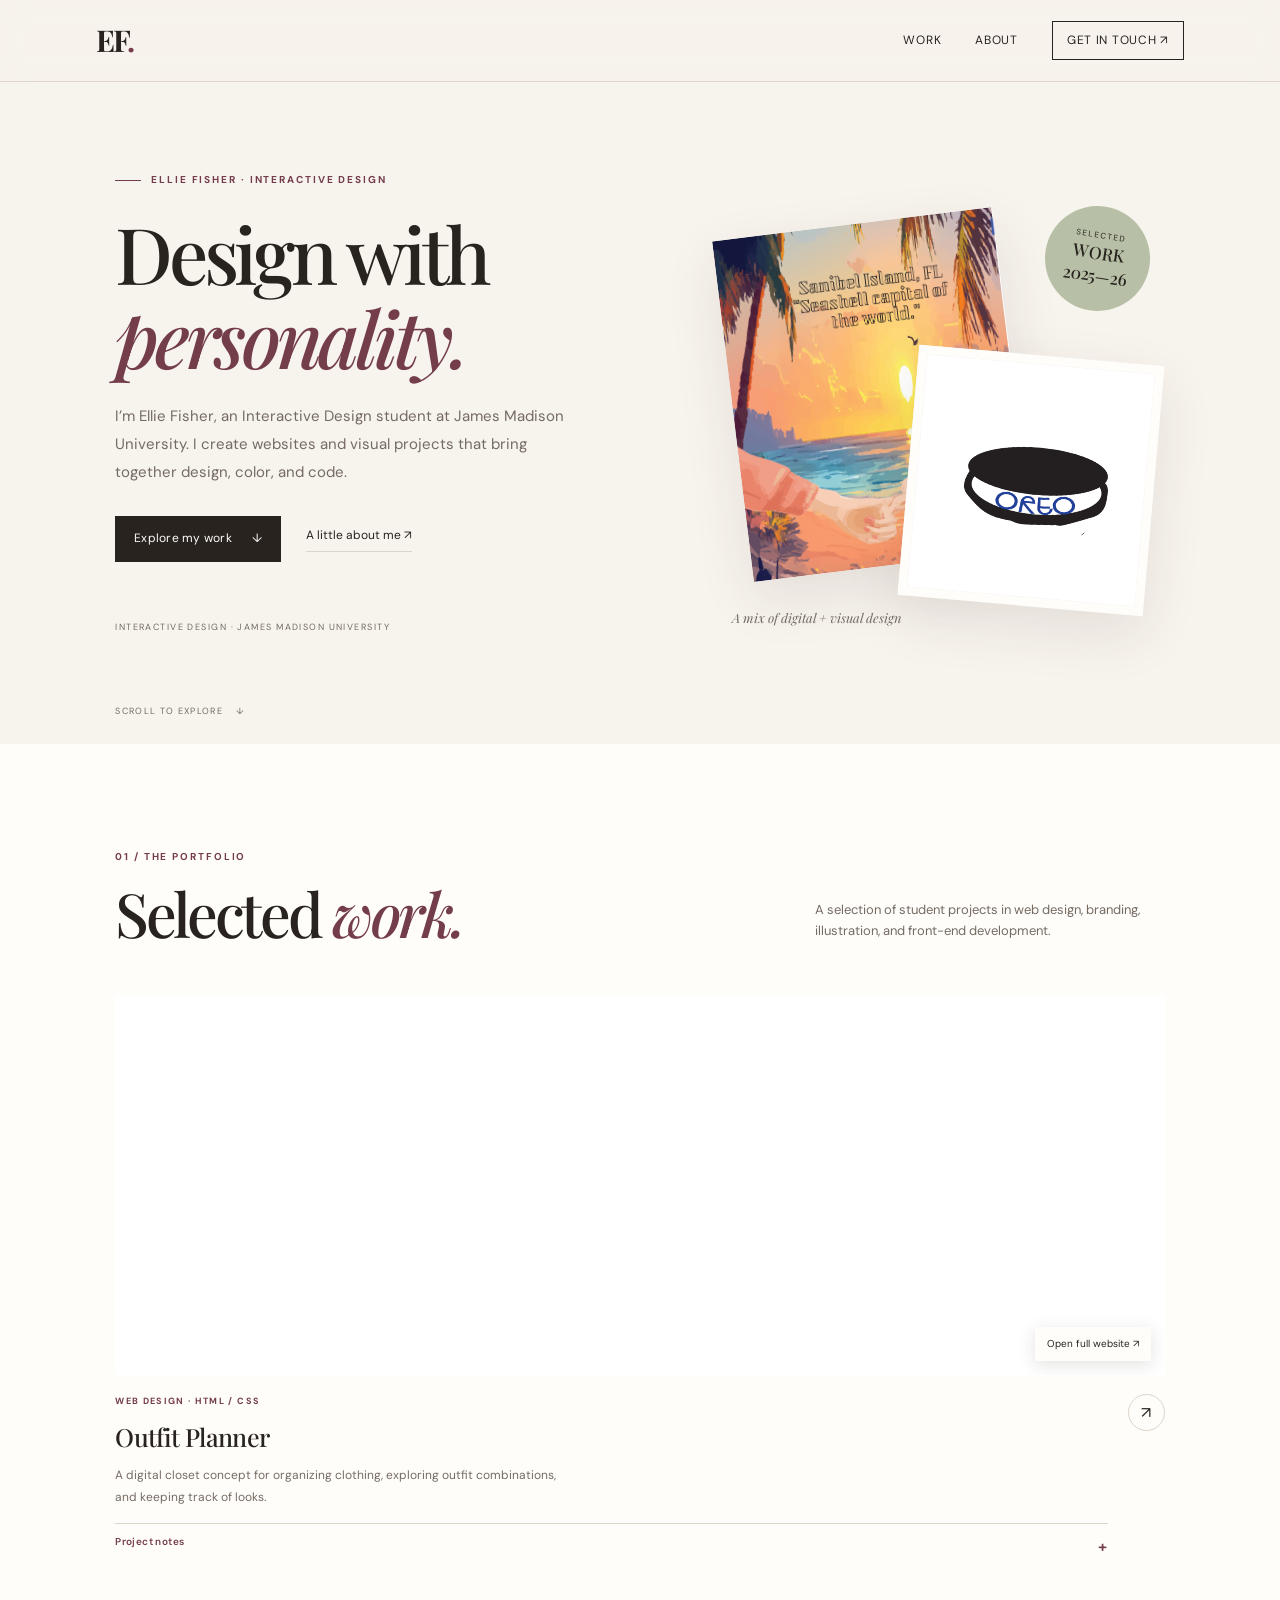
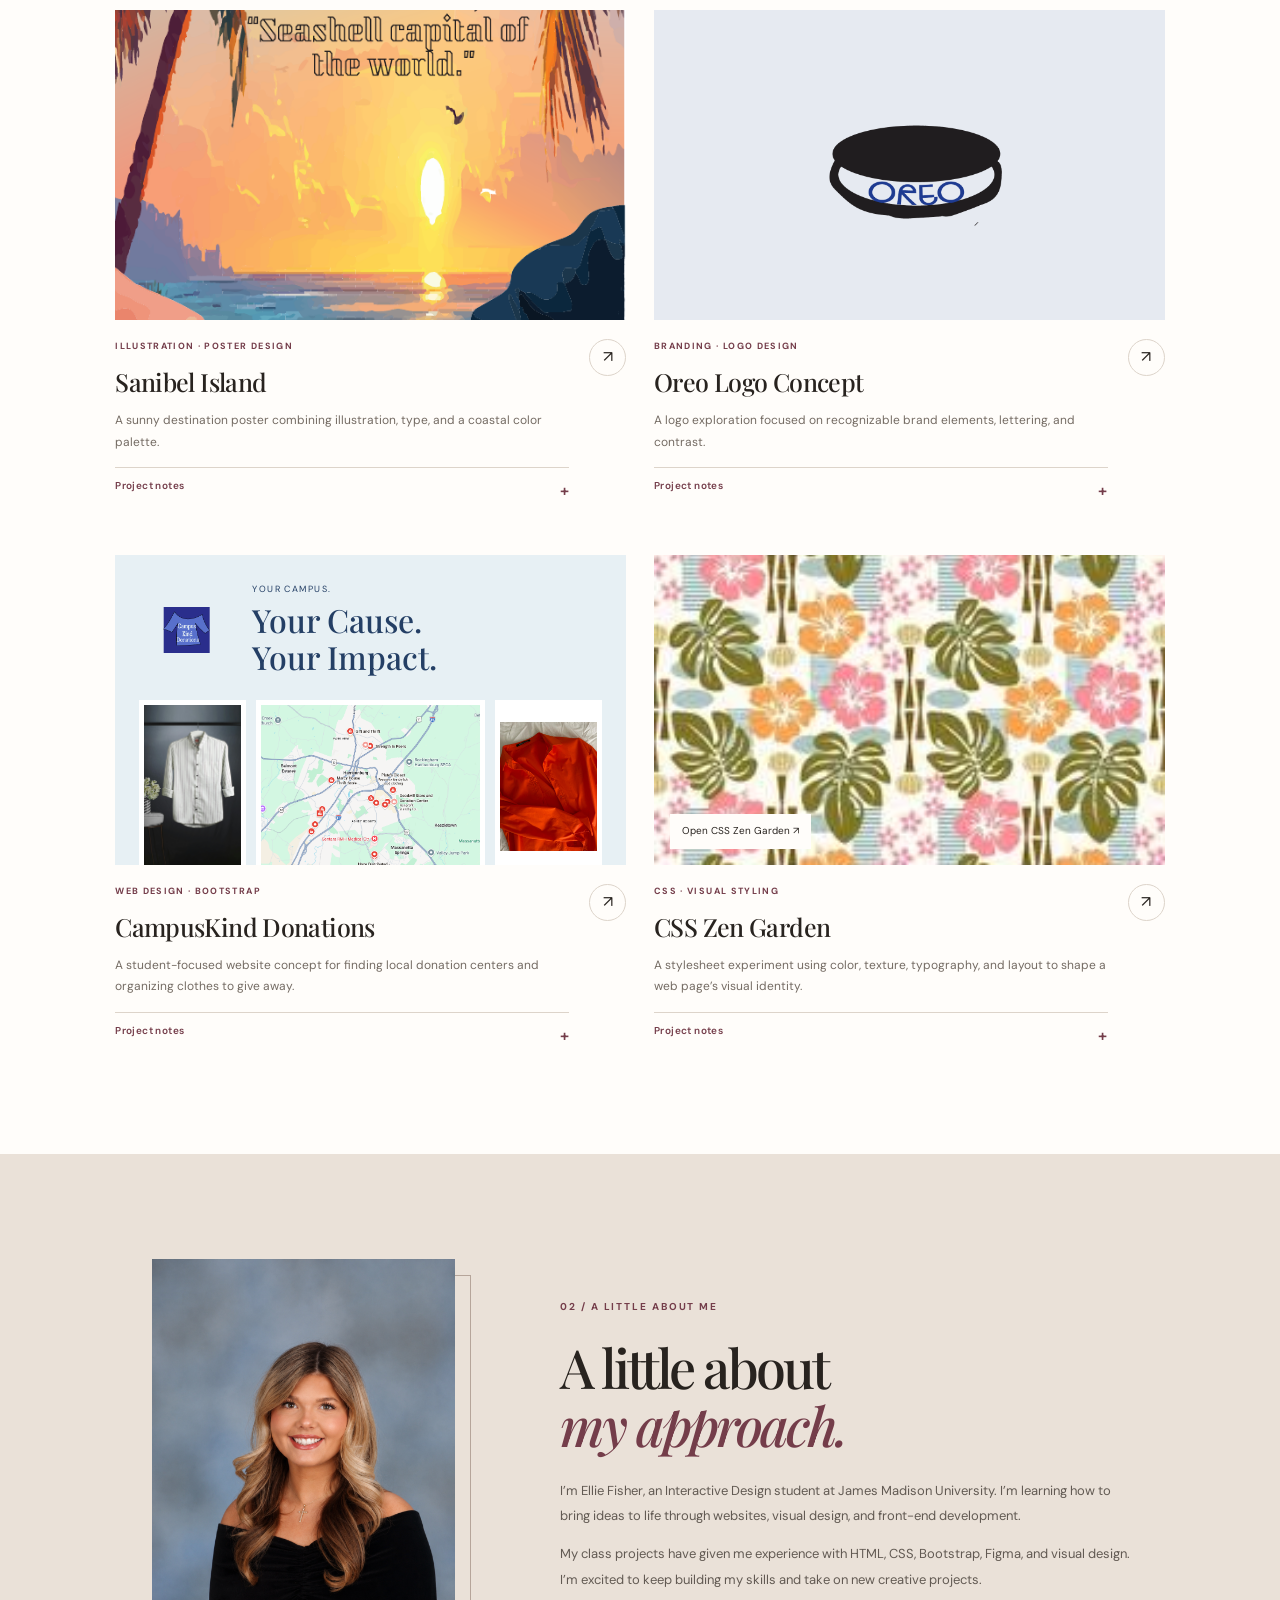
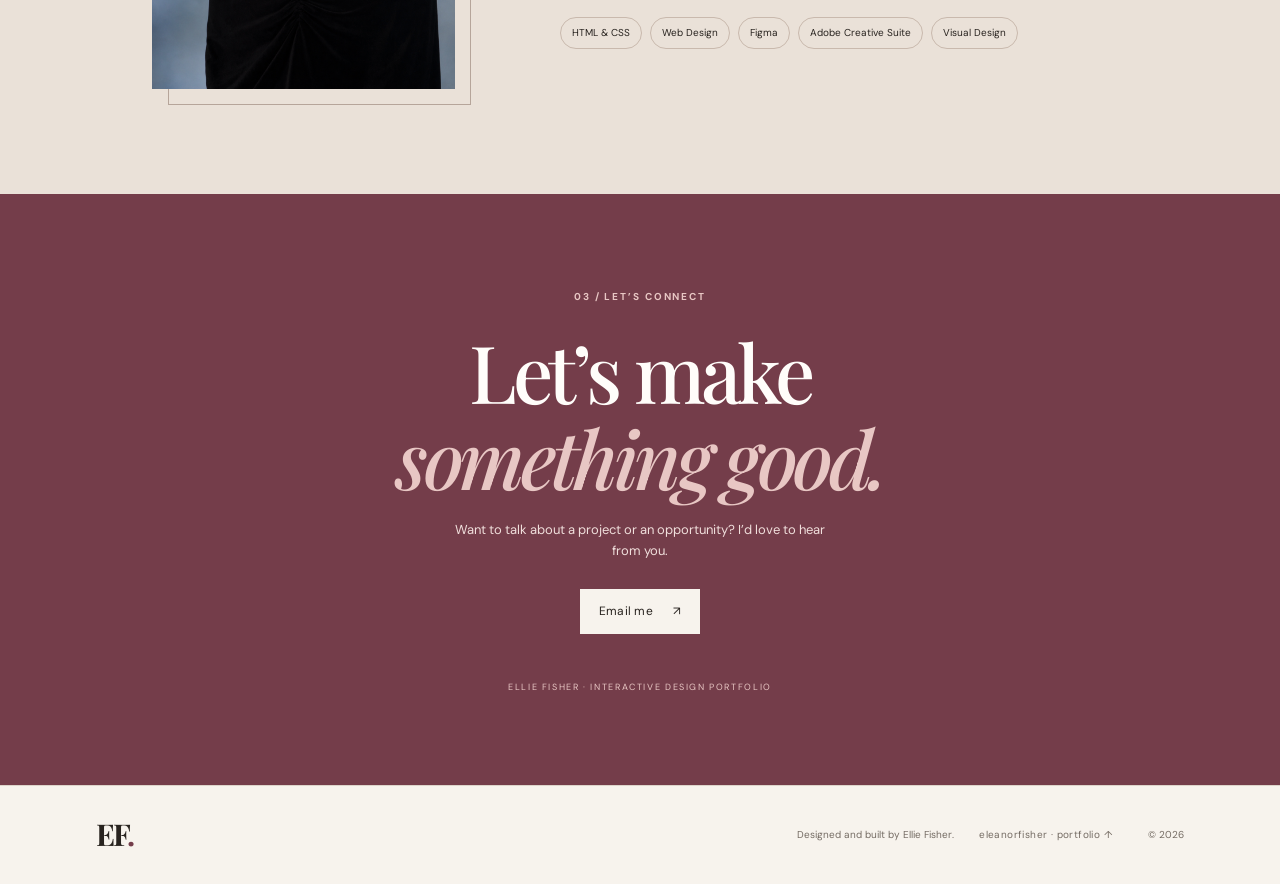
<file: index.html>
<!DOCTYPE html>
<html lang="en">
<head>
  <meta charset="UTF-8">
  <meta name="viewport" content="width=device-width, initial-scale=1.0">
  <meta name="description" content="Ellie Fisher's design portfolio featuring web design, front-end development, branding, and graphic design projects.">
  <meta name="author" content="Ellie Fisher">
  <title>Ellie Fisher — Design Portfolio</title>
  <link rel="preconnect" href="https://fonts.googleapis.com">
  <link rel="preconnect" href="https://fonts.gstatic.com" crossorigin>
  <link href="https://fonts.googleapis.com/css2?family=DM+Sans:wght@400;500;600;700&family=Playfair+Display:ital,wght@0,500;0,600;0,700;1,500;1,600&display=swap" rel="stylesheet">
  <link rel="stylesheet" href="style.css">
</head>
<body>
  <a class="skip-link" href="#main">Skip to content</a>
  <header class="site-header">
    <a class="wordmark" href="#top" aria-label="Ellie Fisher, home">EF<span>.</span></a>
    <nav aria-label="Main navigation">
      <a href="#work">Work</a>
      <a href="#about">About</a>
      <a href="#contact" class="nav-contact">Get in touch <span aria-hidden="true">↗</span></a>
    </nav>
  </header>

  <main id="main">
    <section class="hero" id="top" aria-labelledby="hero-title">
      <div class="hero-copy">
        <p class="eyebrow"><span class="eyebrow-line"></span> ELLIE FISHER · INTERACTIVE DESIGN</p>
        <h1 id="hero-title">Design with<br><em>personality.</em></h1>
        <p class="hero-intro">I’m Ellie Fisher, an Interactive Design student at James Madison University. I create websites and visual projects that bring together design, color, and code.</p>
        <div class="hero-actions">
          <a class="button button-dark" href="#work">Explore my work <span aria-hidden="true">↓</span></a>
          <a class="text-link" href="#about">A little about me <span aria-hidden="true">↗</span></a>
        </div>
        <p class="hero-note">INTERACTIVE DESIGN · JAMES MADISON UNIVERSITY</p>
      </div>
      <div class="hero-art" aria-label="Selected work preview">
        <div class="art-frame art-frame-back"><img src="assets/sanibel-poster-4.png" alt="Illustrated Sanibel Island sunset poster with palms and warm colors"></div>
        <div class="art-frame art-frame-front"><img src="assets/oreo-logo.png" alt="Ellie's Oreo-inspired logo concept with a black cookie and blue lettering"></div>
        <div class="art-sticker"><span>SELECTED</span><strong>WORK<br>2025—26</strong></div>
        <span class="hero-art-caption">A mix of digital + visual design</span>
      </div>
      <a class="scroll-cue" href="#work"><span>SCROLL TO EXPLORE</span><span aria-hidden="true">↓</span></a>
    </section>

    <section class="work-section section-pad" id="work" aria-labelledby="work-title">
      <div class="section-heading">
        <div><p class="eyebrow">01 / THE PORTFOLIO</p><h2 id="work-title">Selected <em>work.</em></h2></div>
        <p class="section-description">A selection of student projects in web design, branding, illustration, and front-end development.</p>
      </div>
      <div class="project-grid">
        <article class="project-card project-wide">
          <div class="project-image outfit-preview live-project-preview">
            <iframe src="https://elliefisher18.github.io/outfitplanner/" title="Live preview of Ellie's Outfit Planner website" loading="lazy"></iframe>
            <a class="preview-open" href="https://elliefisher18.github.io/outfitplanner/" target="_blank" rel="noreferrer">Open full website ↗</a>
          </div>
          <div class="project-info"><div><p class="project-type">WEB DESIGN · HTML / CSS</p><h3>Outfit Planner</h3><p>A digital closet concept for organizing clothing, exploring outfit combinations, and keeping track of looks.</p><details class="project-notes"><summary>Project notes</summary><p>Designed and coded as a personal outfit-planning website. Features include a digital closet concept, clothing categories, outfit inspiration, and a way to track looks. Built with HTML and CSS.</p></details></div><a class="round-link" href="https://elliefisher18.github.io/outfitplanner/" target="_blank" rel="noreferrer" aria-label="View Outfit Planner website">↗</a></div>
        </article>

        <article class="project-card">
          <a class="project-image poster-image" href="assets/sanibel-poster-4.png" target="_blank" aria-label="View the Sanibel Island poster"><img src="assets/sanibel-poster-4.png" alt="Colorful illustrated Sanibel Island travel poster featuring a sunset, palm trees, and two people holding hands"><span class="image-arrow" aria-hidden="true">↗</span></a>
          <div class="project-info"><div><p class="project-type">ILLUSTRATION · POSTER DESIGN</p><h3>Sanibel Island</h3><p>A sunny destination poster combining illustration, type, and a coastal color palette.</p><details class="project-notes"><summary>Project notes</summary><p>A series of destination-poster explorations for Sanibel Island, Florida. The designs experiment with coastal imagery, typography, color, and different illustration styles.</p><div class="detail-gallery"><img src="assets/sanibel-poster-1.png" alt="Alternate Sanibel Island sunset poster"><img src="assets/sanibel-poster-2.png" alt="Sanibel Island poster with palm trees and hands"><img src="assets/sanibel-poster-3.png" alt="Sanibel Island poster with fish and seashells"></div></details></div><a class="round-link" href="assets/sanibel-poster-3.png" target="_blank" aria-label="View another Sanibel Island poster">↗</a></div>
        </article>

        <article class="project-card">
          <a class="project-image oreo-image" href="assets/oreo-logo.png" target="_blank" aria-label="View the Oreo logo concept"><img src="assets/oreo-logo.png" alt="Ellie's Oreo-inspired brand logo concept with blue lettering and a black cookie"><span class="image-arrow" aria-hidden="true">↗</span></a>
          <div class="project-info"><div><p class="project-type">BRANDING · LOGO DESIGN</p><h3>Oreo Logo Concept</h3><p>A logo exploration focused on recognizable brand elements, lettering, and contrast.</p><details class="project-notes"><summary>Project notes</summary><p>A logo concept exploring how the Oreo name and cookie silhouette can work together as a recognizable graphic. The design focuses on simplified shapes, lettering, and contrast.</p></details></div><a class="round-link" href="assets/oreo-logo.png" target="_blank" aria-label="View Oreo logo concept">↗</a></div>
        </article>

        <article class="project-card">
          <a class="project-image campus-image campus-project-preview" href="projects/campuskind/index.html" target="_blank" rel="noreferrer" aria-label="Open the CampusKind Donations website project"><div class="campus-preview-header"><img src="assets/ShirtlogoDONE.png" alt="CampusKind Donations logo"><div><span>YOUR CAMPUS.</span><strong>Your Cause.<br>Your Impact.</strong></div></div><div class="campus-preview-bottom"><img src="assets/shirt2.png" alt="Clothing image from the CampusKind project"><img src="assets/DonationMap.png" alt="Donation center map from the CampusKind project"><img src="assets/Shirt3.png" alt="Additional clothing image from the CampusKind project"></div><span class="image-arrow" aria-hidden="true">↗</span></a>
          <div class="project-info"><div><p class="project-type">WEB DESIGN · BOOTSTRAP</p><h3>CampusKind Donations</h3><p>A student-focused website concept for finding local donation centers and organizing clothes to give away.</p><details class="project-notes"><summary>Project notes</summary><p>Built as a website concept for college students. It brings together donation-center information, a map, clothing images, and a virtual donation-closet idea. Developed with HTML, CSS, and a Bootstrap starter template.</p></details></div><a class="round-link" href="projects/campuskind/index.html" target="_blank" rel="noreferrer" aria-label="Open CampusKind Donations website">↗</a></div>
        </article>

        <article class="project-card">
          <a class="project-image zen-image" href="projects/csszengarden/index.html" target="_blank" rel="noreferrer" aria-label="Open Ellie's CSS Zen Garden website"><img src="assets/60s-beachstyle.jpeg" alt="Floral beach-inspired pattern used in Ellie's CSS Zen Garden design"><span class="zen-preview-label">Open CSS Zen Garden ↗</span><span class="image-arrow" aria-hidden="true">↗</span></a>
          <div class="project-info"><div><p class="project-type">CSS · VISUAL STYLING</p><h3>CSS Zen Garden</h3><p>A stylesheet experiment using color, texture, typography, and layout to shape a web page’s visual identity.</p><details class="project-notes"><summary>Project notes</summary><p>This project uses a beach-inspired pattern, watercolor texture, and a bright coastal palette to restyle the CSS Zen Garden page. The focus is on how CSS choices change the look and feel of the same content.</p></details></div><a class="round-link" href="projects/csszengarden/index.html" target="_blank" rel="noreferrer" aria-label="Open CSS Zen Garden project">↗</a></div>
        </article>
      </div>

    </section>

    <section class="about-section section-pad" id="about" aria-labelledby="about-title">
      <div class="about-photo"><img src="assets/ellie-portrait.png" alt="Portrait of Ellie Fisher"></div>
      <div class="about-copy"><p class="eyebrow">02 / A LITTLE ABOUT ME</p><h2 id="about-title">A little about<br><em>my approach.</em></h2><p>I’m Ellie Fisher, an Interactive Design student at James Madison University. I’m learning how to bring ideas to life through websites, visual design, and front-end development.</p><p>My class projects have given me experience with HTML, CSS, Bootstrap, Figma, and visual design. I’m excited to keep building my skills and take on new creative projects.</p><div class="skill-list"><span>HTML & CSS</span><span>Web Design</span><span>Figma</span><span>Adobe Creative Suite</span><span>Visual Design</span></div></div>
    </section>

    <section class="contact-section section-pad" id="contact" aria-labelledby="contact-title">
      <p class="eyebrow">03 / LET’S CONNECT</p><h2 id="contact-title">Let’s make<br><em>something good.</em></h2><p>Want to talk about a project or an opportunity? I’d love to hear from you.</p><a class="button button-light" href="mailto:ellieindc@gmail.com">Email me <span aria-hidden="true">↗</span></a><div class="contact-note">ELLIE FISHER · INTERACTIVE DESIGN PORTFOLIO</div>
    </section>
  </main>

  <footer class="site-footer"><a class="wordmark" href="#top">EF<span>.</span></a><p>Designed and built by Ellie Fisher.</p><a class="portfolio-link" href="#top">eleanorfisher · portfolio ↑</a><span class="footer-year">© 2026</span></footer>
</body>
</html>
</file>
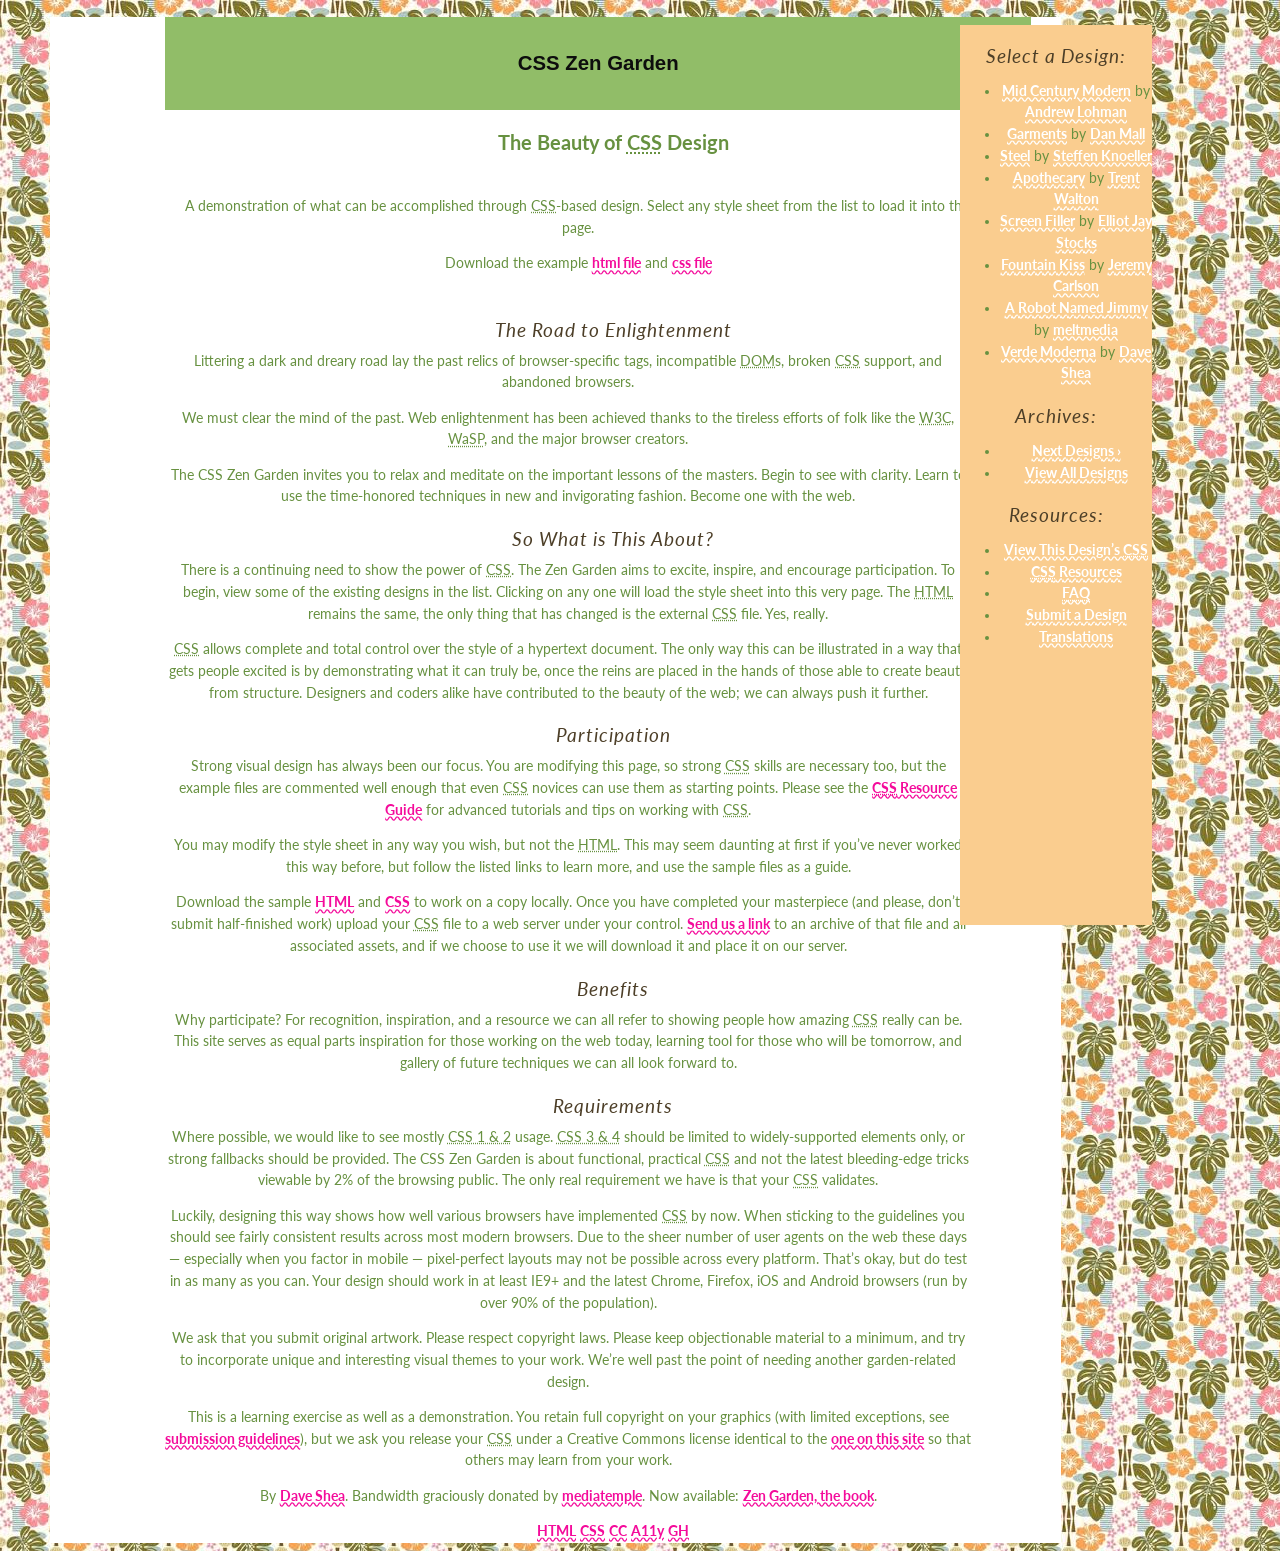
<file: csszengarden/index.html>
<!DOCTYPE html>
<html lang="en">
<head>
	<meta charset="utf-8">
	<title>CSS Zen Garden: The Beauty of CSS Design</title>

	<link rel="stylesheet" media="screen" href="style.css">
	<link rel="alternate" type="application/rss+xml" title="RSS" href="http://www.csszengarden.com/zengarden.xml">

	<meta name="viewport" content="width=device-width, initial-scale=1.0">
	<meta name="author" content="Dave Shea">
	<meta name="description" content="A demonstration of what can be accomplished visually through CSS-based design.">
	<meta name="robots" content="all">

<link rel="preconnect" href="https://fonts.googleapis.com">
<link rel="preconnect" href="https://fonts.gstatic.com" crossorigin>
<link href="https://fonts.googleapis.com/css2?family=Lato:ital,wght@0,100;0,300;0,400;0,700;0,900;1,100;1,300;1,400;1,700;1,900&display=swap" rel="stylesheet">
	<!--[if lt IE 9]>
	<script src="script/html5shiv.js"></script>
	<![endif]-->
</head>

<!--



	View source is a feature, not a bug. Thanks for your curiosity and
	interest in participating!

	Here are the submission guidelines for the new and improved csszengarden.com:

	- CSS3? Of course! Prefix for ALL browsers where necessary.
	- go responsive; test your layout at multiple screen sizes.
	- your browser testing baseline: IE9+, recent Chrome/Firefox/Safari, and iOS/Android
	- Graceful degradation is acceptable, and in fact highly encouraged.
	- use classes for styling. Don't use ids.
	- web fonts are cool, just make sure you have a license to share the files. Hosted 
	  services that are applied via the CSS file (ie. Google Fonts) will work fine, but
	  most that require custom HTML won't. TypeKit is supported, see the readme on this
	  page for usage instructions: https://github.com/mezzoblue/csszengarden.com/

	And a few tips on building your CSS file:

	- use :first-child, :last-child and :nth-child to get at non-classed elements
	- use ::before and ::after to create pseudo-elements for extra styling
	- use multiple background images to apply as many as you need to any element
	- use the Kellum Method for image replacement, if still needed. http://goo.gl/GXxdI
	- don't rely on the extra divs at the bottom. Use ::before and ::after instead.

		
-->

<body id="css-zen-garden">
<div class="page-wrapper">

	<section class="intro" id="zen-intro">
		<header role="banner">
			<h1>CSS Zen Garden</h1>
			<h2>The Beauty of <abbr title="Cascading Style Sheets">CSS</abbr> Design</h2>
		</header>

		<div class="summary" id="zen-summary" role="article">
			<p>A demonstration of what can be accomplished through <abbr title="Cascading Style Sheets">CSS</abbr>-based design. Select any style sheet from the list to load it into this page.</p>
			<p>Download the example <a href="/examples/index" title="This page's source HTML code, not to be modified.">html file</a> and <a href="/examples/style.css" title="This page's sample CSS, the file you may modify.">css file</a></p>
		</div>

		<div class="preamble" id="zen-preamble" role="article">
			<h3>The Road to Enlightenment</h3>
			<p>Littering a dark and dreary road lay the past relics of browser-specific tags, incompatible <abbr title="Document Object Model">DOM</abbr>s, broken <abbr title="Cascading Style Sheets">CSS</abbr> support, and abandoned browsers.</p>
			<p>We must clear the mind of the past. Web enlightenment has been achieved thanks to the tireless efforts of folk like the <abbr title="World Wide Web Consortium">W3C</abbr>, <abbr title="Web Standards Project">WaSP</abbr>, and the major browser creators.</p>
			<p>The CSS Zen Garden invites you to relax and meditate on the important lessons of the masters. Begin to see with clarity. Learn to use the time-honored techniques in new and invigorating fashion. Become one with the web.</p>
		</div>
	</section>

	<div class="main supporting" id="zen-supporting" role="main">
		<div class="explanation" id="zen-explanation" role="article">
			<h3>So What is This About?</h3>
			<p>There is a continuing need to show the power of <abbr title="Cascading Style Sheets">CSS</abbr>. The Zen Garden aims to excite, inspire, and encourage participation. To begin, view some of the existing designs in the list. Clicking on any one will load the style sheet into this very page. The <abbr title="HyperText Markup Language">HTML</abbr> remains the same, the only thing that has changed is the external <abbr title="Cascading Style Sheets">CSS</abbr> file. Yes, really.</p>
			<p><abbr title="Cascading Style Sheets">CSS</abbr> allows complete and total control over the style of a hypertext document. The only way this can be illustrated in a way that gets people excited is by demonstrating what it can truly be, once the reins are placed in the hands of those able to create beauty from structure. Designers and coders alike have contributed to the beauty of the web; we can always push it further.</p>
		</div>

		<div class="participation" id="zen-participation" role="article">
			<h3>Participation</h3>
			<p>Strong visual design has always been our focus. You are modifying this page, so strong <abbr title="Cascading Style Sheets">CSS</abbr> skills are necessary too, but the example files are commented well enough that even <abbr title="Cascading Style Sheets">CSS</abbr> novices can use them as starting points. Please see the <a href="http://www.mezzoblue.com/zengarden/resources/" title="A listing of CSS-related resources"><abbr title="Cascading Style Sheets">CSS</abbr> Resource Guide</a> for advanced tutorials and tips on working with <abbr title="Cascading Style Sheets">CSS</abbr>.</p>
			<p>You may modify the style sheet in any way you wish, but not the <abbr title="HyperText Markup Language">HTML</abbr>. This may seem daunting at first if you&#8217;ve never worked this way before, but follow the listed links to learn more, and use the sample files as a guide.</p>
			<p>Download the sample <a href="/examples/index" title="This page's source HTML code, not to be modified.">HTML</a> and <a href="/examples/style.css" title="This page's sample CSS, the file you may modify.">CSS</a> to work on a copy locally. Once you have completed your masterpiece (and please, don&#8217;t submit half-finished work) upload your <abbr title="Cascading Style Sheets">CSS</abbr> file to a web server under your control. <a href="http://www.mezzoblue.com/zengarden/submit/" title="Use the contact form to send us your CSS file">Send us a link</a> to an archive of that file and all associated assets, and if we choose to use it we will download it and place it on our server.</p>
		</div>

		<div class="benefits" id="zen-benefits" role="article">
			<h3>Benefits</h3>
			<p>Why participate? For recognition, inspiration, and a resource we can all refer to showing people how amazing <abbr title="Cascading Style Sheets">CSS</abbr> really can be. This site serves as equal parts inspiration for those working on the web today, learning tool for those who will be tomorrow, and gallery of future techniques we can all look forward to.</p>
		</div>

		<div class="requirements" id="zen-requirements" role="article">
			<h3>Requirements</h3>
			<p>Where possible, we would like to see mostly <abbr title="Cascading Style Sheets, levels 1 and 2">CSS 1 &amp; 2</abbr> usage. <abbr title="Cascading Style Sheets, levels 3 and 4">CSS 3 &amp; 4</abbr> should be limited to widely-supported elements only, or strong fallbacks should be provided. The CSS Zen Garden is about functional, practical <abbr title="Cascading Style Sheets">CSS</abbr> and not the latest bleeding-edge tricks viewable by 2% of the browsing public. The only real requirement we have is that your <abbr title="Cascading Style Sheets">CSS</abbr> validates.</p>
			<p>Luckily, designing this way shows how well various browsers have implemented <abbr title="Cascading Style Sheets">CSS</abbr> by now. When sticking to the guidelines you should see fairly consistent results across most modern browsers. Due to the sheer number of user agents on the web these days &#8212; especially when you factor in mobile &#8212; pixel-perfect layouts may not be possible across every platform. That&#8217;s okay, but do test in as many as you can. Your design should work in at least IE9+ and the latest Chrome, Firefox, iOS and Android browsers (run by over 90% of the population).</p>
			<p>We ask that you submit original artwork. Please respect copyright laws. Please keep objectionable material to a minimum, and try to incorporate unique and interesting visual themes to your work. We&#8217;re well past the point of needing another garden-related design.</p>
			<p>This is a learning exercise as well as a demonstration. You retain full copyright on your graphics (with limited exceptions, see <a href="http://www.mezzoblue.com/zengarden/submit/guidelines/">submission guidelines</a>), but we ask you release your <abbr title="Cascading Style Sheets">CSS</abbr> under a Creative Commons license identical to the <a href="http://creativecommons.org/licenses/by-nc-sa/3.0/" title="View the Zen Garden's license information.">one on this site</a> so that others may learn from your work.</p>
			<p role="contentinfo">By <a href="http://www.mezzoblue.com/">Dave Shea</a>. Bandwidth graciously donated by <a href="http://www.mediatemple.net/">mediatemple</a>. Now available: <a href="http://www.amazon.com/exec/obidos/ASIN/0321303474/mezzoblue-20/">Zen Garden, the book</a>.</p>
		</div>

		<footer>
			<a href="http://validator.w3.org/check/referer" title="Check the validity of this site&#8217;s HTML" class="zen-validate-html">HTML</a>
			<a href="http://jigsaw.w3.org/css-validator/check/referer" title="Check the validity of this site&#8217;s CSS" class="zen-validate-css">CSS</a>
			<a href="http://creativecommons.org/licenses/by-nc-sa/3.0/" title="View the Creative Commons license of this site: Attribution-NonCommercial-ShareAlike." class="zen-license">CC</a>
			<a href="http://mezzoblue.com/zengarden/faq/#aaa" title="Read about the accessibility of this site" class="zen-accessibility">A11y</a>
			<a href="https://github.com/mezzoblue/csszengarden.com" title="Fork this site on Github" class="zen-github">GH</a>
		</footer>

	</div>


	<aside class="sidebar" role="complementary">
		<div class="wrapper">

			<div class="design-selection" id="design-selection">
				<h3 class="select">Select a Design:</h3>
				<nav role="navigation">
					<ul>
					<li>
						<a href="/221/" class="design-name">Mid Century Modern</a> by						<a href="http://andrewlohman.com/" class="designer-name">Andrew Lohman</a>
					</li>					<li>
						<a href="/220/" class="design-name">Garments</a> by						<a href="http://danielmall.com/" class="designer-name">Dan Mall</a>
					</li>					<li>
						<a href="/219/" class="design-name">Steel</a> by						<a href="http://steffen-knoeller.de" class="designer-name">Steffen Knoeller</a>
					</li>					<li>
						<a href="/218/" class="design-name">Apothecary</a> by						<a href="http://trentwalton.com" class="designer-name">Trent Walton</a>
					</li>					<li>
						<a href="/217/" class="design-name">Screen Filler</a> by						<a href="http://elliotjaystocks.com/" class="designer-name">Elliot Jay Stocks</a>
					</li>					<li>
						<a href="/216/" class="design-name">Fountain Kiss</a> by						<a href="http://jeremycarlson.com" class="designer-name">Jeremy Carlson</a>
					</li>					<li>
						<a href="/215/" class="design-name">A Robot Named Jimmy</a> by						<a href="http://meltmedia.com/" class="designer-name">meltmedia</a>
					</li>					<li>
						<a href="/214/" class="design-name">Verde Moderna</a> by						<a href="http://www.mezzoblue.com/" class="designer-name">Dave Shea</a>
					</li>					</ul>
				</nav>
			</div>

			<div class="design-archives" id="design-archives">
				<h3 class="archives">Archives:</h3>
				<nav role="navigation">
					<ul>
						<li class="next">
							<a href="/214/page1">
								Next Designs <span class="indicator">&rsaquo;</span>
							</a>
						</li>
						<li class="viewall">
							<a href="http://www.mezzoblue.com/zengarden/alldesigns/" title="View every submission to the Zen Garden.">
								View All Designs							</a>
						</li>
					</ul>
				</nav>
			</div>

			<div class="zen-resources" id="zen-resources">
				<h3 class="resources">Resources:</h3>
				<ul>
					<li class="view-css">
						<a href="style.css" title="View the source CSS file of the currently-viewed design.">
							View This Design&#8217;s <abbr title="Cascading Style Sheets">CSS</abbr>						</a>
					</li>
					<li class="css-resources">
						<a href="http://www.mezzoblue.com/zengarden/resources/" title="Links to great sites with information on using CSS.">
							<abbr title="Cascading Style Sheets">CSS</abbr> Resources						</a>
					</li>
					<li class="zen-faq">
						<a href="http://www.mezzoblue.com/zengarden/faq/" title="A list of Frequently Asked Questions about the Zen Garden.">
							<abbr title="Frequently Asked Questions">FAQ</abbr>						</a>
					</li>
					<li class="zen-submit">
						<a href="http://www.mezzoblue.com/zengarden/submit/" title="Send in your own CSS file.">
							Submit a Design						</a>
					</li>
					<li class="zen-translations">
						<a href="http://www.mezzoblue.com/zengarden/translations/" title="View translated versions of this page.">
							Translations						</a>
					</li>
				</ul>
			</div>
		</div>
	</aside>


</div>

<!--

	These superfluous divs/spans were originally provided as catch-alls to add extra imagery.
	These days we have full ::before and ::after support, favour using those instead.
	These only remain for historical design compatibility. They might go away one day.
		
-->
<div class="extra1" role="presentation"></div><div class="extra2" role="presentation"></div><div class="extra3" role="presentation"></div>
<div class="extra4" role="presentation"></div><div class="extra5" role="presentation"></div><div class="extra6" role="presentation"></div>

</body>
</html>
</file>
<file: style.css>
:root{--paper:#f7f3ed;--ink:#28231f;--muted:#746b63;--wine:#743d4a;--rose:#e7c9c4;--line:#ddd4ca;--white:#fffdfa;--sage:#b7c0a6;--serif:'Playfair Display',Georgia,serif;--sans:'DM Sans',Arial,sans-serif}*{box-sizing:border-box}html{scroll-behavior:smooth;scroll-padding-top:90px}body{margin:0;background:var(--paper);color:var(--ink);font-family:var(--sans);font-size:16px;line-height:1.65}a{color:inherit}.skip-link{position:absolute;left:-9999px;top:0;background:var(--ink);color:white;padding:10px 14px;z-index:99}.skip-link:focus{left:12px;top:12px}.site-header{height:82px;padding:0 7.5%;display:flex;align-items:center;justify-content:space-between;border-bottom:1px solid var(--line);background:rgba(247,243,237,.95);position:sticky;top:0;z-index:10;backdrop-filter:blur(12px)}.wordmark{text-decoration:none;font-family:var(--serif);font-size:30px;font-weight:700;letter-spacing:-2px}.wordmark span{color:var(--wine)}nav{display:flex;gap:34px;align-items:center}nav a{text-decoration:none;font-size:12px;letter-spacing:.06em;text-transform:uppercase}nav a:hover,.text-link:hover,.site-footer a:hover{color:var(--wine)}.nav-contact{border:1px solid var(--ink);padding:9px 14px}.hero{position:relative;min-height:640px;padding:90px 9% 100px;display:grid;grid-template-columns:1.1fr .9fr;align-items:center;gap:6%;overflow:hidden}.hero-copy{max-width:570px;z-index:1}.eyebrow{font-size:10px;letter-spacing:.19em;font-weight:700;color:var(--wine);margin:0 0 22px;display:flex;align-items:center;gap:10px}.eyebrow-line{height:1px;width:26px;background:var(--wine)}h1,h2,h3,p{margin-top:0}h1,h2{font-family:var(--serif);font-weight:500;letter-spacing:-.055em;line-height:1.08}h1{font-size:clamp(46px,6.1vw,82px);margin-bottom:24px}h1 em,h2 em{font-weight:500;color:var(--wine)}.hero-intro{max-width:455px;color:var(--muted);font-size:15px;line-height:1.85}.hero-actions{display:flex;align-items:center;gap:25px;margin-top:30px}.button{display:inline-flex;align-items:center;gap:20px;padding:13px 19px;text-decoration:none;font-size:12px;letter-spacing:.02em;transition:transform .2s,background .2s}.button:hover{transform:translateY(-2px)}.button-dark{background:var(--ink);color:var(--white)}.text-link{font-size:12px;text-decoration:none;border-bottom:1px solid var(--line);padding-bottom:5px}.hero-note{margin-top:58px;font-size:9px;letter-spacing:.16em;color:var(--muted)}.hero-art{position:relative;height:440px;max-width:440px;width:100%;justify-self:center}.art-frame{position:absolute;overflow:hidden;background:#eee;box-shadow:0 20px 55px #44352a1a}.art-frame img{width:100%;height:100%;object-fit:cover;display:block}.art-frame-back{width:64%;height:78%;top:8%;left:2%;transform:rotate(-7deg)}.art-frame-front{width:56%;height:57%;right:2%;bottom:5%;transform:rotate(5deg);border:9px solid var(--white)}.art-sticker{position:absolute;top:4%;right:3%;width:105px;height:105px;border-radius:50%;background:var(--sage);display:flex;flex-direction:column;align-items:center;justify-content:center;text-align:center;transform:rotate(9deg);line-height:1.35}.art-sticker span{font-size:8px;letter-spacing:.15em}.art-sticker strong{font-family:var(--serif);font-size:17px;font-weight:500}.hero-art-caption{position:absolute;bottom:0;left:2%;font-family:var(--serif);font-style:italic;color:var(--muted);font-size:13px}.scroll-cue{position:absolute;bottom:25px;left:9%;display:flex;align-items:center;gap:13px;text-decoration:none;font-size:9px;letter-spacing:.15em;color:var(--muted)}.section-pad{padding:105px 9%}.work-section{background:var(--white)}.section-heading{display:flex;justify-content:space-between;align-items:end;gap:35px;margin-bottom:50px}.section-heading .eyebrow{margin-bottom:14px}h2{font-size:clamp(38px,5vw,61px);margin-bottom:0}.section-description{max-width:350px;font-size:13px;color:var(--muted);margin:0 0 4px}.project-grid{display:grid;grid-template-columns:repeat(2,minmax(0,1fr));column-gap:28px;row-gap:50px}.project-wide{grid-column:1/-1}.project-image{height:310px;display:block;position:relative;overflow:hidden;background:#eee4da;text-decoration:none}.project-wide .project-image{height:380px}.project-image>img{width:100%;height:100%;display:block;object-fit:cover;transition:transform .5s}.project-image:hover>img{transform:scale(1.025)}.poster-image img{object-position:center 42%}.oreo-image{background:#e6eaf1;display:flex;align-items:center;justify-content:center}.oreo-image img{object-fit:contain;width:90%;height:90%;mix-blend-mode:multiply}.campus-image{background:#e6eff2}.campus-image img{object-fit:contain;padding:24px}.zen-image img{object-fit:cover}.image-arrow{position:absolute;right:15px;top:15px;width:37px;height:37px;display:grid;place-items:center;border-radius:50%;background:var(--white);font-size:17px;opacity:0;transform:translateY(5px);transition:all .2s}.project-image:hover .image-arrow,.project-image:focus-visible .image-arrow{opacity:1;transform:translateY(0)}.project-info{display:flex;align-items:start;justify-content:space-between;gap:20px;padding-top:19px}.project-type{font-size:9px;letter-spacing:.15em;color:var(--wine);font-weight:700;margin-bottom:7px}.project-info h3{font-family:var(--serif);font-size:25px;letter-spacing:-.025em;font-weight:500;margin-bottom:8px}.project-info p:not(.project-type){font-size:12px;line-height:1.8;color:var(--muted);max-width:460px;margin-bottom:0}.round-link{width:37px;height:37px;flex:0 0 37px;display:grid;place-items:center;border:1px solid var(--line);border-radius:50%;text-decoration:none;transition:all .2s}.round-link:hover{background:var(--wine);color:white;border-color:var(--wine)}.outfit-preview{background:#e5d7cd;display:flex;align-items:center;justify-content:center;padding:35px 9%;}.mini-browser{width:100%;height:100%;max-width:700px;background:#fcfaf6;box-shadow:0 15px 40px #42322922;overflow:hidden}.browser-top{height:31px;display:flex;align-items:center;gap:5px;padding:0 12px;border-bottom:1px solid #e7ded5;color:#6d6158}.browser-top>span{width:6px;height:6px;border-radius:50%;background:#c7b8ad}.browser-top small{font-size:8px;letter-spacing:.14em;margin-left:10px}.mini-site{padding:22px 7%;height:calc(100% - 31px);position:relative;overflow:hidden}.mini-kicker{font-size:7px;letter-spacing:.18em;color:#8b5a5e;margin-bottom:8px}.mini-site>strong{font-family:var(--serif);font-weight:500;font-size:clamp(24px,4vw,46px);line-height:.98;letter-spacing:-.04em}.mini-pills{display:flex;gap:6px;margin-top:15px}.mini-pills span{font-size:7px;letter-spacing:.12em;padding:5px 7px;border:1px solid #ded1c8}.mini-clothes{position:absolute;right:7%;bottom:-12%;width:46%;height:72%;display:flex;gap:8px;align-items:end;justify-content:center}.clothing-shape{width:28%;height:75%;background:#bd9a9b;clip-path:polygon(25% 0,75% 0,100% 22%,80% 35%,70% 100%,30% 100%,20% 35%,0 22%)}.dress-shape{height:90%;background:#9fae98;clip-path:polygon(30% 0,70% 0,78% 20%,100% 100%,0 100%,22% 20%)}.pants-shape{height:65%;background:#9cacc4;clip-path:polygon(10% 0,90% 0,100% 100%,58% 100%,50% 43%,42% 100%,0 100%)}.project-details{margin-top:54px;border-top:1px solid var(--line)}details{border-bottom:1px solid var(--line);padding:18px 0}summary{cursor:pointer;list-style:none;font-family:var(--serif);font-size:19px}summary::-webkit-details-marker{display:none}summary:after{content:'+';float:right;font-family:var(--sans);font-size:20px;color:var(--wine)}details[open] summary:after{content:'−'}details p{font-size:13px;max-width:760px;color:var(--muted);margin:18px 0 10px}details a{color:var(--wine)}.detail-gallery{display:flex;gap:12px;align-items:start;flex-wrap:wrap;margin-top:15px}.detail-gallery img{height:175px;max-width:31%;object-fit:contain;background:#f0ece6}.detail-gallery-campus img{height:120px;max-width:27%}.zen-texture{display:block;max-height:150px;max-width:100%;margin-top:12px}.about-section{display:grid;grid-template-columns:.72fr 1.28fr;align-items:center;gap:10%;background:#eae1d8}.about-photo{max-width:360px;justify-self:end;position:relative}.about-photo:before{content:'';position:absolute;inset:16px -16px -16px 16px;border:1px solid #b6a59a;z-index:0}.about-photo img{width:100%;height:430px;object-fit:cover;object-position:center 20%;position:relative;z-index:1;display:block}.about-copy{max-width:570px}.about-copy h2{font-size:clamp(34px,4.5vw,54px);margin-bottom:23px}.about-copy>p:not(.eyebrow){font-size:13px;color:#625a53;line-height:1.95}.skill-list{display:flex;gap:8px;flex-wrap:wrap;margin-top:25px}.skill-list span{border:1px solid #c9b9ad;border-radius:30px;padding:7px 11px;font-size:10px}.contact-section{background:var(--wine);color:var(--white);text-align:center;padding-top:95px;padding-bottom:90px}.contact-section .eyebrow{justify-content:center;color:#e8c7c4}.contact-section h2{font-size:clamp(48px,7vw,80px);margin-bottom:18px}.contact-section h2 em{color:#e8c7c4}.contact-section>p:not(.eyebrow){max-width:400px;margin:0 auto 27px;color:#f0dfdc;font-size:13px}.button-light{background:var(--paper);color:var(--ink)}.contact-note{font-size:9px;letter-spacing:.18em;color:#e8c7c4;margin-top:46px}.site-footer{padding:24px 7.5%;display:flex;align-items:center;gap:25px;border-top:1px solid var(--line);font-size:10px;color:var(--muted)}.site-footer .wordmark{color:var(--ink);margin-right:auto}.site-footer p{margin:0}.site-footer a:not(.wordmark){text-decoration:none}.footer-year{margin-left:10px}
@media(max-width:800px){.site-header{padding:0 5%;height:72px}.hero{grid-template-columns:1fr;padding:70px 7% 85px;gap:40px}.hero-art{width:min(100%,440px);height:400px}.scroll-cue{left:7%}.section-pad{padding:75px 7%}.section-heading{align-items:start;flex-direction:column;gap:20px}.project-grid{gap:40px 20px}.project-image{height:250px}.project-wide .project-image{height:330px}.about-section{gap:7%;grid-template-columns:.8fr 1.2fr}.about-photo img{height:350px}.site-footer{padding:22px 5%}}
@media(max-width:560px){nav{gap:14px}nav a{font-size:10px}.nav-contact{padding:7px 9px}.hero{padding-top:58px}.hero-art{height:350px}.art-frame-front{border-width:6px}.section-pad{padding:62px 6%}.project-grid{grid-template-columns:1fr;row-gap:35px}.project-wide{grid-column:auto}.project-image,.project-wide .project-image{height:280px}.outfit-preview{padding:24px 6%}.section-heading{margin-bottom:32px}.about-section{grid-template-columns:1fr;gap:42px}.about-photo{justify-self:center;width:78%;max-width:300px}.about-photo img{height:360px}.about-copy h2{font-size:39px}.contact-section{padding-top:70px;padding-bottom:70px}.site-footer{flex-wrap:wrap;gap:12px}.site-footer .wordmark{width:100%}.site-footer p{margin-right:auto}.footer-year{margin-left:0}.detail-gallery img{max-width:46%;height:135px}}
@media(prefers-reduced-motion:reduce){html{scroll-behavior:auto}*,*:before,*:after{transition:none!important}}

/* Project-specific revisions */
.live-project-preview{padding:0;display:block;background:#f6f0e8}
.live-project-preview iframe{display:block;width:100%;height:100%;border:0;background:white}
.preview-open{position:absolute;right:14px;bottom:14px;padding:9px 12px;background:var(--white);color:var(--ink);font-size:10px;text-decoration:none;box-shadow:0 4px 18px #28231f22}
.campus-project-preview{display:flex;flex-direction:column;justify-content:space-between;padding:20px 24px;background:#e7f0f4;gap:12px}
.campus-preview-header{display:flex;align-items:center;gap:18px;min-height:110px}
.campus-preview-header img{width:95px;height:95px;object-fit:contain;mix-blend-mode:multiply}
.campus-preview-header div{display:flex;flex-direction:column;color:#243f65;line-height:1.15}
.campus-preview-header span{font-size:9px;letter-spacing:.16em;margin-bottom:8px}
.campus-preview-header strong{font-family:var(--serif);font-size:clamp(20px,3vw,32px);font-weight:500}
.campus-preview-bottom{display:grid;grid-template-columns:.65fr 1.4fr .65fr;gap:10px;align-items:center;height:145px}
.campus-preview-bottom img{width:100%;height:100%;object-fit:contain;min-width:0;background:#fff;padding:5px}
.campus-preview-bottom img:nth-child(2){object-fit:cover}
.zen-image{position:relative}
.zen-preview-label{position:absolute;left:16px;bottom:16px;background:var(--white);padding:9px 12px;font-size:10px;color:var(--ink)}
.project-info{align-items:flex-start}
.project-info>div{min-width:0;flex:1}
.project-notes{margin-top:14px;border-top:1px solid var(--line);border-bottom:0;padding:10px 0 0}
.project-notes summary{font-family:var(--sans);font-size:10px;font-weight:600;letter-spacing:.04em;color:var(--wine)}
.project-notes summary:after{font-size:16px}
.project-notes p{font-size:11px!important;line-height:1.75!important;margin:12px 0 10px!important}
.project-notes .detail-gallery{gap:8px;margin-top:12px}
.project-notes .detail-gallery img{height:130px;max-width:30%;background:var(--paper)}
.site-footer .portfolio-link{font-size:10px;letter-spacing:.04em}
@media(max-width:560px){.campus-project-preview{padding:15px}.campus-preview-header{gap:10px}.campus-preview-header img{width:72px;height:72px}.campus-preview-bottom{height:110px;gap:6px}.project-notes .detail-gallery img{height:100px;max-width:46%}.live-project-preview iframe{pointer-events:none}}
</file>
<file: csszengarden/style.css>
/* css Zen Garden default style v1.02 */
/* css released under Creative Commons License - http://creativecommons.org/licenses/by-nc-sa/1.0/  */

/* This file based on 'Tranquille' by Dave Shea */
/* You may use this file as a foundation for any new work, but you may find it easier to start from scratch. */
/* Not all elements are defined in this file, so you'll most likely want to refer to the xhtml as well. */

/* Your images should be linked as if the CSS file sits in the same folder as the images. ie. no paths. */


/* basic elements */
html {
	margin: 0;
	padding: 0;
	background-image: url("60's-beachstyle.jpeg");
	}
body { 
	font: 85% "Lato", sans-serif;
	line-height: 1.6;
	color: #679140; 
	background: #fff; 
	margin-left: 50px; 
	padding-left: 115px;
	width:70%;
	text-align: center
	
	}
p { 
	margin-top: 10px; 
	text-align: center;
	width:90%;
	font-size:1em;
	font-family: "Lato", sans-serif;
	color: #679140;


	}


h1{
color:#0D0D0D;
background-color:#91BD68;
padding:30px;
width:90%;
display: flex;
  justify-content: center;
  align-items: center;
font:  100em;
font-family: "Outfit", sans-serif;
 font-weight: bold;

}

h3 { 
	font: italic normal 1.4em "Lato", sans-serif;
	letter-spacing: 1px; 
	margin-bottom: 0; 
	color: #4D3F28;
	text-align: center
	}
a:link { 
	font-weight: bold; 
	text-decoration-style: wavy; 
	color: #F40B9B
;
	}
a:visited { 
	font-weight: bold; 
	text-decoration-style:dotted ; 
	color: #44032B;
	}
a:hover, a:focus, a:active { 
	text-decoration: underline; 
	color: #700547;
	}


/* style of first paragraph */

#zen-summary{
	color:#44032B;
	width:100%;
		font-family:"Lato", sans-serif;;
		padding:10px;
}

/* side bar align to the right */

aside{
height:100%;
width:15%;
position:fixed;
top:25px;
left:75%;
background-color:#FACD8F

;


}

/* links in sidebar */

aside a:link { 
	font-weight: bold; 
	text-decoration-style: underline; 
	color: #fff
;
	}
aside a:visited { 
	font-weight: bold; 
	text-decoration-style:dotted ; 
	color: #44032B;
	}
aside a:hover, a:focus, a:active { 
	text-decoration: underline; 
	color: #700547;
	}
</file>
